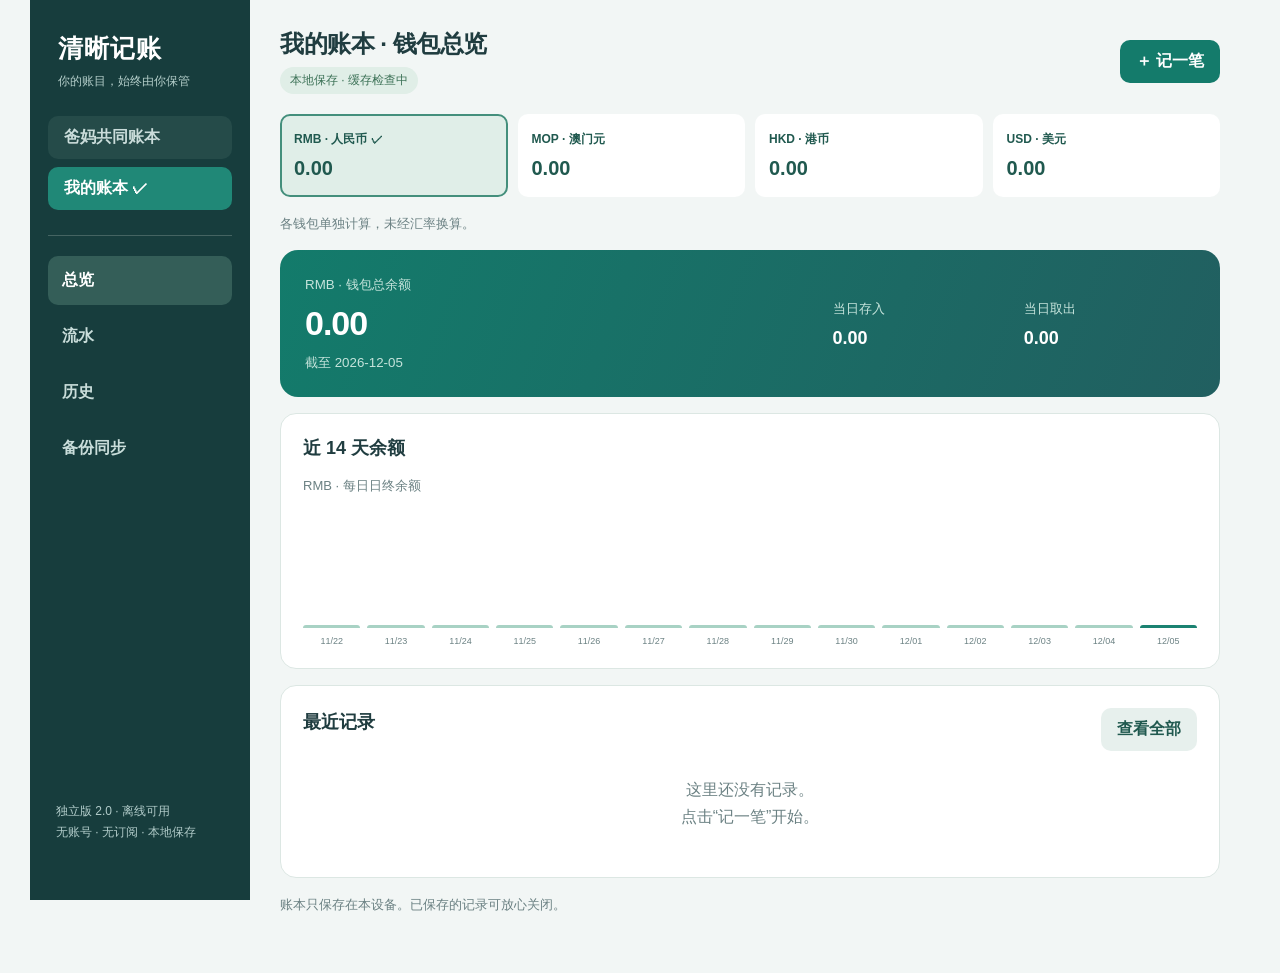
<file: index.html>
<!doctype html><html lang="zh-CN"><head><meta charset="utf-8"><meta name="viewport" content="width=device-width,initial-scale=1,viewport-fit=cover"><meta name="theme-color" content="#126d61"><meta name="apple-mobile-web-app-capable" content="yes"><meta name="apple-mobile-web-app-status-bar-style" content="default"><meta name="apple-mobile-web-app-title" content="清晰记账"><meta name="description" content="离线双账本，设备本地保存，完整备份与手动同步。"><link rel="manifest" href="./manifest.webmanifest"><link rel="apple-touch-icon" href="./icon-192.png"><link rel="icon" href="./icon.svg" type="image/svg+xml"><link rel="stylesheet" href="./style.css"><title>清晰记账 · 独立版</title><script src="./core.js" defer></script><script src="./app.js" defer></script></head><body><div id="app"><div class="loading">清晰记账<br><small>正在打开本地账本…</small></div></div><div id="toast" role="status" aria-live="polite"></div><dialog id="modal"></dialog><input id="file" type="file" accept=".json,application/json" hidden><noscript>本软件需要浏览器启用 JavaScript。全部脚本随程序提供，不依赖网络。</noscript></body></html>
</file>
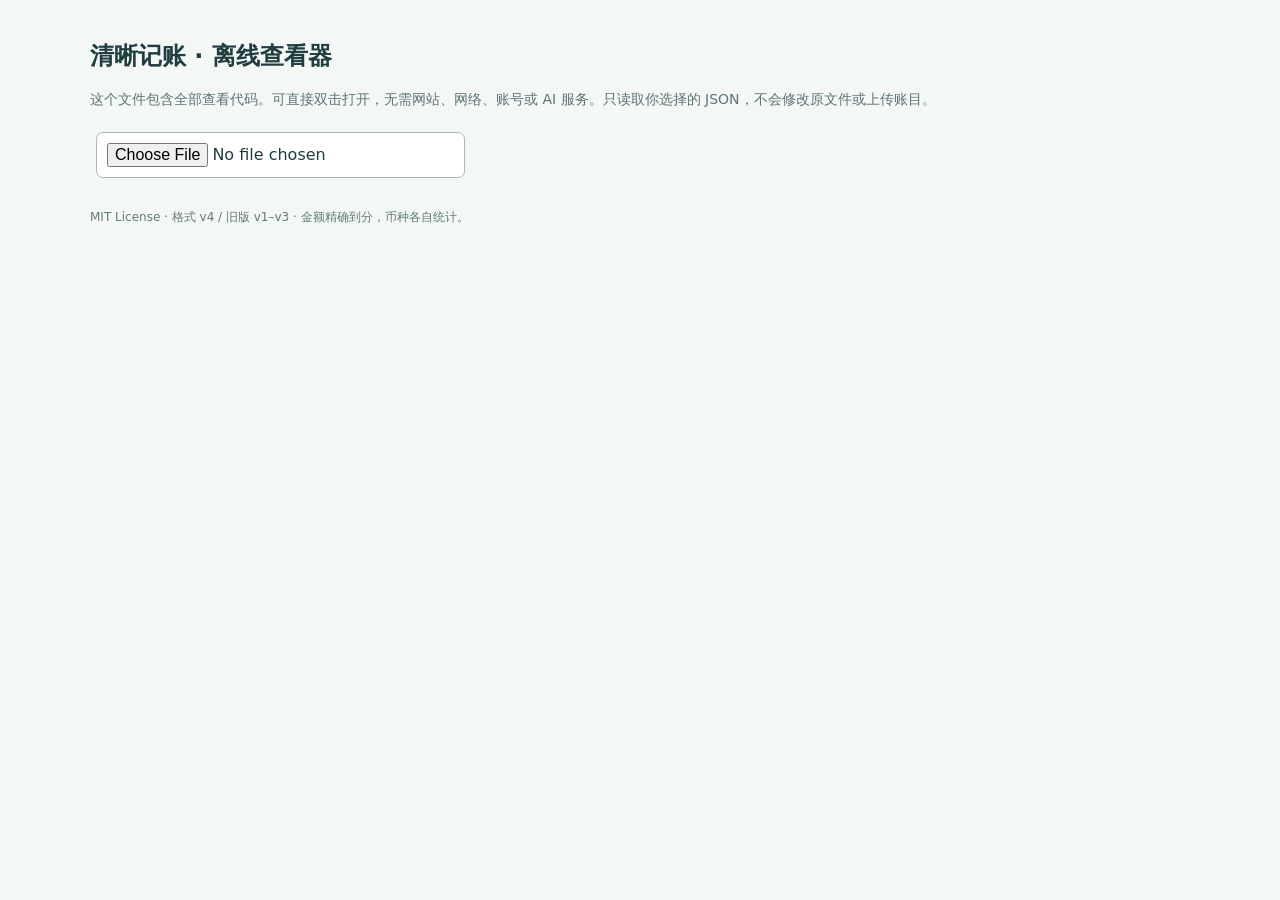
<file: offline-reader.html>
<!doctype html><html lang="zh-CN"><meta charset="utf-8"><meta name="viewport" content="width=device-width,initial-scale=1"><title>清晰记账 · 永久离线查看器</title><style>body{font:16px system-ui,sans-serif;color:#203d40;background:#f3f7f5;margin:0;padding:24px;max-width:1100px;margin:auto}h1{font-size:24px}input,select,button{font:inherit;padding:10px;margin:6px;border:1px solid #a4beb5;border-radius:7px;background:white}table{border-collapse:collapse;width:100%;background:white;font-size:14px}td,th{padding:10px;border:1px solid #dce7e3;text-align:left;white-space:pre-wrap;overflow-wrap:anywhere}.scroll{overflow:auto}.totals{background:#dbece3;padding:15px;margin:15px 0;border-radius:10px}#error{color:#a33;white-space:pre-wrap}.note{font-size:14px;line-height:1.7;color:#5d7475}footer{margin-top:25px;font-size:12px;color:#637c70}</style><h1>清晰记账 · 离线查看器</h1><p class="note">这个文件包含全部查看代码。可直接双击打开，无需网站、网络、账号或 AI 服务。只读取你选择的 JSON，不会修改原文件或上传账目。</p><input id="pick" type="file" accept=".json,application/json"><div id="error"></div><div id="body"></div><footer>MIT License · 格式 v4 / 旧版 v1–v3 · 金额精确到分，币种各自统计。</footer><script>/* Clear Ledger 2.0 - MIT licensed, no dependencies. Amounts are integer cents. */
(function(root){'use strict';
 const FORMAT='clear-ledger', VERSION=4, LIMIT=999999999999, MAXTOTAL=9000000000000000;
 const clone=x=>JSON.parse(JSON.stringify(x));
 const canonical=x=>x===null?'null':Array.isArray(x)?'['+x.map(canonical).join(',')+']':typeof x==='object'?'{'+Object.keys(x).sort().map(k=>JSON.stringify(k)+':'+canonical(x[k])).join(',')+'}':JSON.stringify(x);
 const uuid=()=>crypto.randomUUID?crypto.randomUUID():Array.from(crypto.getRandomValues(new Uint8Array(16)),v=>v.toString(16).padStart(2,'0')).join('');
 const today=()=>new Intl.DateTimeFormat('sv-SE',{timeZone:'Asia/Shanghai',year:'numeric',month:'2-digit',day:'2-digit'}).format(new Date());
 const currencies=a=>a==='mine'?['CNY','MOP','HKD','USD']:['CNY','MOP','HKD'];
 const names={CNY:'人民币',MOP:'澳门元',HKD:'港币',USD:'美元'},accountName=a=>a==='mine'?'我的账本':'爸妈共同账本';
 const code=c=>c==='CNY'?'RMB':c;
 function assert(ok,msg){if(!ok)throw Error(msg);}
 function money(c){return (c===0?0:c/100).toLocaleString('zh-CN',{minimumFractionDigits:2,maximumFractionDigits:2});}
 function amount(s){assert(/^\d{1,10}(\.\d{1,2})?$/.test(String(s).trim()),'金额最多两位小数，请输入正数。');let [a,b='']=String(s).trim().split('.');let n=Number(a)*100+Number((b+'00').slice(0,2));assert(n>0&&n<=LIMIT,'金额超出允许范围。');return n;}
 function dateValid(s){return typeof s==='string'&&/^\d{4}-\d{2}-\d{2}$/.test(s)&&s>='1900-01-01'&&s<=today()&&!isNaN(Date.parse(s))&&new Date(s).toISOString().slice(0,10)===s;}
 function key(o){return o.account+'|'+o.entity+'|'+o.recordId;}
 const seed=()=>({id:'seed-mine-self-v1',account:'mine',entity:'person',recordId:'self',parents:[],deleted:false,value:{name:'我'},at:'2000-01-01T00:00:00.000Z',device:'初始账户'});
 function empty(){return {format:FORMAT,version:VERSION,ledgerId:uuid(),ops:[seed()]};}
 function validateValue(o){
  assert(['parents','mine'].includes(o.account)&&['entry','person'].includes(o.entity),'账本或记录类型无效。');
  assert(typeof o.recordId==='string'&&o.recordId.length>0&&o.recordId.length<=160,'记录编号无效。');
  assert(typeof o.deleted==='boolean','删除标记无效。');
  if(o.deleted){assert(o.value===null,'删除记录不能包含活动内容。');return;}
  const v=o.value;assert(v&&typeof v==='object'&&!Array.isArray(v),'记录内容无效。');
  if(o.entity==='person'){assert(Object.keys(v).length===1&&typeof v.name==='string'&&v.name.trim()===v.name&&v.name.length>0&&v.name.length<=40,'姓名为空或过长。');}
  else{assert(Object.keys(v).sort().join(',')==='cents,currency,date,personId,reason','存取记录字段不完整。');assert(currencies(o.account).includes(v.currency),'不支持的币种。');assert(Number.isSafeInteger(v.cents)&&v.cents!==0&&Math.abs(v.cents)<=LIMIT,'金额无效或超出范围。');assert(dateValid(v.date),'记账日期无效或晚于今天。');assert(typeof v.personId==='string'&&v.personId.length<=160,'存入者编号无效。');assert(typeof v.reason==='string'&&v.reason.trim().length>0&&v.reason.length<=300,'请填写事由（最多 300 字）。');}
 }
 function inspect(doc){
  assert(doc&&doc.format===FORMAT&&doc.version===VERSION,'不支持的账本格式或版本。');assert(typeof doc.ledgerId==='string'&&doc.ledgerId.length>0&&doc.ledgerId.length<=160,'账本身份无效。');assert(Array.isArray(doc.ops)&&doc.ops.length<=200000,'数据过大或记录列表无效。');
  const map=new Map(),groups=new Map();
  for(const o of doc.ops){assert(o&&typeof o.id==='string'&&o.id.length>0&&o.id.length<=200&&!map.has(o.id),'重复或无效的修订编号。');assert(Object.keys(o).sort().join(',')==='account,at,deleted,device,entity,id,parents,recordId,value','修订字段不完整。');assert(Array.isArray(o.parents)&&o.parents.length<=100&&new Set(o.parents).size===o.parents.length,'修订来源无效。');assert(typeof o.at==='string'&&!isNaN(Date.parse(o.at))&&typeof o.device==='string'&&o.device.length<=100,'修订时间或设备信息无效。');validateValue(o);map.set(o.id,o);if(!groups.has(key(o)))groups.set(key(o),[]);groups.get(key(o)).push(o);}
  const used=new Set(),children=new Map(),degree=new Map();
  for(const o of doc.ops){degree.set(o.id,o.parents.length);for(const p of o.parents){assert(typeof p==='string'&&map.has(p)&&key(map.get(p))===key(o)&&p!==o.id,'缺少来源修订，或来源属于其他记录。');used.add(p);if(!children.has(p))children.set(p,[]);children.get(p).push(o.id);}}
  const queue=doc.ops.filter(o=>!o.parents.length).map(o=>o.id);let count=0;
  for(let i=0;i<queue.length;i++){count++;for(const c of children.get(queue[i])||[]){degree.set(c,degree.get(c)-1);if(degree.get(c)===0)queue.push(c);}}
  assert(count===doc.ops.length,'修订历史存在循环。');
  const heads=new Map(),conflicts=[];
  for(const [k,ops] of groups){const h=ops.filter(o=>!used.has(o.id));assert(h.length>0,'记录没有有效版本。');heads.set(k,h);if(h.length>1)conflicts.push({key:k,heads:h});}
  return {map,heads,conflicts};
 }
 function materialize(doc){const info=inspect(doc),books={parents:{people:[],entries:[]},mine:{people:[],entries:[]}};for(const heads of info.heads.values()){if(heads.length!==1||heads[0].deleted)continue;const o=heads[0];books[o.account][o.entity==='person'?'people':'entries'].push({id:o.recordId,...clone(o.value)});}return {books,conflicts:info.conflicts};}
 function validate(doc){const out=materialize(doc);assert(!out.conflicts.length,'存在未解决的同步冲突。');for(const a of ['parents','mine']){const b=out.books[a],people=new Set(b.people.map(p=>p.id));assert(new Set(b.people.map(p=>p.name.toLowerCase())).size===b.people.length,'存入者姓名重复，请先修正。');assert(a!=='mine'||b.people.length===1&&people.has('self'),'我的账本必须保留本人账户。');const sums=new Map();for(const e of b.entries){assert(people.has(e.personId),'记录引用的存入者不存在。');const k=e.personId+'|'+e.currency;if(!sums.has(k))sums.set(k,new Map());const days=sums.get(k);const n=(days.get(e.date)||0)+e.cents;assert(Number.isSafeInteger(n)&&Math.abs(n)<MAXTOTAL,'累计金额过大。');days.set(e.date,n);}for(const [k,days] of sums){let n=0;for(const [d,v] of [...days].sort((a,b)=>a[0].localeCompare(b[0]))){n+=v;assert(Number.isSafeInteger(n)&&Math.abs(n)<MAXTOTAL,'累计金额过大。');assert(n>=0,accountName(a)+'：'+k.split('|')[1]+' 在 '+d+' 的个人日终余额不足。');}}for(const c of currencies(a)){let total=b.entries.filter(e=>e.currency===c).reduce((n,e)=>n+Math.max(0,e.cents),0);assert(Number.isSafeInteger(total)&&total<MAXTOTAL,'币种总金额过大。');}}return out;}
 function change(doc,account,entity,recordId,value,device='本机'){const d=clone(doc),i=inspect(d),k=account+'|'+entity+'|'+recordId;d.ops.push({id:uuid(),account,entity,recordId,parents:(i.heads.get(k)||[]).map(o=>o.id).sort(),deleted:value===null,value:clone(value),at:new Date().toISOString(),device});validate(d);return d;}
 function resolve(doc,k,choice,device='本机'){const d=clone(doc),h=inspect(d).heads.get(k);assert(h&&h.length>1,'冲突已不存在。');const pick=h.find(o=>o.id===choice);assert(pick,'请选择一个版本。');d.ops.push({...clone(pick),id:uuid(),parents:h.map(o=>o.id).sort(),at:new Date().toISOString(),device});inspect(d);return d;}
 function isBlank(d){return d.ops.every(o=>o.id==='seed-mine-self-v1');}
 function merge(local,remote){inspect(local);inspect(remote);const d=clone(local);if(d.ledgerId!==remote.ledgerId){assert(isBlank(local),'这是不同来源的账本。请先备份当前账本，再用“完整恢复”迁移；首次同步须先导入电脑的备份。');d.ledgerId=remote.ledgerId;}
  const map=new Map(d.ops.map(o=>[o.id,o]));let added=0;
  for(const o of remote.ops){if(map.has(o.id))assert(canonical(map.get(o.id))===canonical(o),'相同修订编号对应不同内容，文件可能损坏；已停止导入。');else{d.ops.push(clone(o));map.set(o.id,o);added++;}}
  const info=inspect(d);return {doc:d,added,conflicts:info.conflicts};
 }
 async function sha(s){const bytes=new TextEncoder().encode(s),hash=await crypto.subtle.digest('SHA-256',bytes);return Array.from(new Uint8Array(hash),x=>x.toString(16).padStart(2,'0')).join('');}
 function clean(d){return {format:FORMAT,version:VERSION,ledgerId:d.ledgerId,ops:clone(d.ops)};}
 async function exportFile(d){validate(d);const data=clean(d);return JSON.stringify({...data,exportedAt:new Date().toISOString(),checksum:await sha(canonical(data))},null,2);}
 async function parseFile(text){assert(typeof text==='string'&&text.length<60000000,'文件过大。');let d;try{d=JSON.parse(text);}catch{throw Error('文件不是有效 JSON。');}assert(d&&d.format===FORMAT,'请选择独立版导出的完整 JSON 文件；旧版账本请使用“导入旧账本”。');assert(typeof d.checksum==='string'&&d.checksum===await sha(canonical(clean(d))),'备份校验失败，文件不完整或被修改。');const c=clean(d);validate(c);return c;}
 async function migrateLegacy(books){const d=empty();for(const b of books){assert(b&&[1,2,3].includes(b.Version)&&Array.isArray(b.People)&&Array.isArray(b.Entries),'旧账本格式无效。');const a=b.Version<3?'parents':b.AccountId;assert(['parents','mine'].includes(a),'旧账本类型无效。');
  for(const p of b.People){if(a==='mine'&&p.Id==='self'&&p.Name==='我')continue;const o={account:a,entity:'person',recordId:p.Id,value:{name:p.Name},deleted:false,parents:a==='mine'&&p.Id==='self'?['seed-mine-self-v1']:[],at:'2000-01-01T00:00:00.000Z',device:'旧版迁移'};o.id='legacy-'+await sha(canonical(o));d.ops.push(o);}
  for(const e of b.Entries){const o={account:a,entity:'entry',recordId:e.Id,value:{personId:e.PersonId,currency:e.Currency||'CNY',date:e.Date,cents:e.Cents,reason:e.Reason},deleted:false,parents:[],at:'2000-01-01T00:00:00.000Z',device:'旧版迁移'};o.id='legacy-'+await sha(canonical(o));d.ops.push(o);}}
  validate(d);return d;
 }
 function balance(book,currency,date=today(),personId=null){return book.entries.filter(e=>e.currency===currency&&e.date<=date&&(!personId||e.personId===personId)).reduce((s,e)=>s+e.cents,0);}
 function possibleDuplicates(doc){const b=materialize(doc).books,seen=new Set();let n=0;for(const a of ['parents','mine'])for(const e of b[a].entries){const k=a+canonical({personId:e.personId,currency:e.currency,date:e.date,cents:e.cents,reason:e.reason});if(seen.has(k))n++;seen.add(k);}return n;}
 root.LedgerCore={FORMAT,VERSION,clone,canonical,uuid,today,currencies,names,code,accountName,money,amount,empty,inspect,materialize,validate,change,resolve,merge,sha,exportFile,parseFile,migrateLegacy,balance,isBlank,possibleDuplicates};
 if(typeof module!=='undefined')module.exports=root.LedgerCore;
})(typeof globalThis!=='undefined'?globalThis:this);
</script><script>
const C=LedgerCore,E=s=>String(s??'').replace(/[&<>"']/g,c=>({'&':'&amp;','<':'&lt;','>':'&gt;','"':'&quot;',"'":'&#39;'}[c]));let loaded;
document.getElementById('pick').onchange=async e=>{try{let text=await e.target.files[0].text(),raw=JSON.parse(text);if(raw.doc){loaded=raw.doc;C.validate(loaded);}else if(raw.format==='clear-ledger'){if(raw.checksum)loaded=await C.parseFile(text);else{C.validate(raw);loaded=raw;}}else loaded=await C.migrateLegacy([raw]);show();document.getElementById('error').textContent='';}catch(err){document.getElementById('error').textContent=err.message;}};
function show(account='mine',currency='CNY',date=C.today()) {let b=C.materialize(loaded).books[account],entries=b.entries.filter(e=>e.currency===currency&&e.date<=date).sort((a,b)=>b.date.localeCompare(a.date));document.getElementById('body').innerHTML='<select id="account">'+['mine','parents'].map(a=>'<option value="'+a+'" '+(a===account?'selected':'')+'>'+C.accountName(a)+'</option>').join('')+'</select><select id="currency">'+C.currencies(account).map(c=>'<option value="'+c+'" '+(c===currency?'selected':'')+'>'+C.code(c)+' '+C.names[c]+'</option>').join('')+'</select><input id="date" type="date" value="'+date+'"><div class="totals">截至 '+date+' · '+C.code(currency)+' '+C.money(C.balance(b,currency,date))+' · 共 '+entries.length+' 笔</div><div class="scroll"><table><thead><tr><th>日期</th><th>存入者</th><th>币种</th><th>存入 / 取出</th><th>事由</th></tr></thead><tbody>'+entries.map(e=>'<tr><td>'+e.date+'</td><td>'+E(b.people.find(p=>p.id===e.personId)?.name)+'</td><td>'+e.currency+'</td><td>'+C.money(e.cents)+'</td><td>'+E(e.reason)+'</td></tr>').join('')+'</tbody></table></div>';document.getElementById('account').onchange=e=>show(e.target.value,'CNY',date);document.getElementById('currency').onchange=e=>show(account,e.target.value,date);document.getElementById('date').onchange=e=>show(account,currency,e.target.value||C.today());}
</script></html>
</file>
<file: style.css>
:root{font-family:-apple-system,BlinkMacSystemFont,"Segoe UI","Microsoft YaHei",sans-serif;color:#203d40;background:#f2f6f5;--green:#147b6b;--muted:#6b8183;--border:#dce7e3}*{box-sizing:border-box}body{margin:0}button,input,select,textarea{font:inherit}button{cursor:pointer;border:0;border-radius:10px;padding:11px 16px;background:#e7f0ed;color:#20594f;font-weight:600;touch-action:manipulation}button:hover{filter:brightness(.96)}button:disabled{opacity:.5;cursor:wait}button.primary{background:var(--green);color:white}button.danger{background:#fff0ed;color:#a43c32}button.ghost{background:transparent;border:1px solid var(--border)}button:focus-visible,input:focus-visible,select:focus-visible,textarea:focus-visible{outline:3px solid #86beb0;outline-offset:2px}.shell{max-width:1220px;margin:auto;display:grid;grid-template-columns:220px 1fr;min-height:100vh}.sidebar{background:#173d3d;color:#fff;padding:32px 18px;position:sticky;top:0;height:100vh;display:flex;flex-direction:column}.brand{font-size:25px;font-weight:750;letter-spacing:1px;padding:0 10px}.tagline{color:#b4ceca;font-size:12px;padding:8px 10px 26px}.accounts{display:grid;gap:8px}.accounts button{background:#254b49;color:#cadcda;text-align:left}.accounts button.active{background:#208877;color:white}.nav{display:grid;gap:7px;margin-top:25px;padding-top:20px;border-top:1px solid #456462}.nav button{background:transparent;color:#c9ddda;text-align:left;padding:14px}.nav button.active{background:#345e58;color:white}.sidefoot{margin-top:auto;font-size:12px;color:#b2ccca;padding:24px 8px;line-height:1.8}main{padding:28px 30px 48px;min-width:0}.top{display:flex;align-items:center;justify-content:space-between;gap:12px;margin-bottom:20px}h1{font-size:24px;margin:0 0 7px;letter-spacing:-.5px}h2{font-size:18px;margin:0 0 15px}h3{font-size:15px;margin:12px 0}p{line-height:1.65;margin:9px 0}.muted,small{color:var(--muted)}.muted{font-size:13px}.status{display:inline-block;border-radius:20px;padding:5px 10px;background:#e0eee7;color:#3b7156;font-size:12px}.wallets{display:grid;grid-template-columns:repeat(var(--wallets,4),1fr);gap:10px;margin:16px 0}.wallet{background:white;text-align:left;padding:15px 12px;border:2px solid transparent;min-width:0}.wallet.active{background:#e0eee8;border-color:#448f7c}.wallet .label{font-size:12px;display:block;margin-bottom:9px}.wallet .number{font-size:20px;white-space:nowrap;font-variant-numeric:tabular-nums}.hero{background:linear-gradient(110deg,#137b6b,#215f60);border-radius:18px;color:#fff;padding:25px;margin:16px 0;display:grid;grid-template-columns:1.4fr 1fr;gap:20px}.hero small{color:#c6e4dc}.balance{font-size:34px;font-weight:750;margin:10px 0;letter-spacing:-1px;font-variant-numeric:tabular-nums}.daily{display:grid;grid-template-columns:1fr 1fr;gap:20px;align-self:center}.daily strong{display:block;font-size:18px;margin-top:10px}.card{background:#fff;border:1px solid var(--border);border-radius:16px;padding:22px;margin:16px 0}.row{display:flex;align-items:center;justify-content:space-between;gap:12px}.actions{display:flex;flex-wrap:wrap;gap:9px;margin:15px 0}.sharebar{display:flex;height:12px;border-radius:9px;overflow:hidden;background:#e9f0ed;margin:18px 0}.person{padding:9px 0;display:grid;grid-template-columns:1fr auto 70px;gap:16px}.person strong{text-align:right}.empty{padding:25px 0;text-align:center;color:var(--muted);line-height:1.7}.records{display:grid}.record{border-top:1px solid #edf1ee;padding:15px 0;display:grid;grid-template-columns:1fr auto;gap:10px}.record:first-child{border:0}.record .reason{overflow-wrap:anywhere;white-space:pre-wrap;font-weight:550}.record .detail{font-size:12px;color:var(--muted);margin-top:6px}.record .money{font-weight:700;font-variant-numeric:tabular-nums;text-align:right;color:#147b6b}.record .money.out{color:#b06c42}.record .mini{padding:6px 9px;font-size:12px;margin-top:8px}.filters{display:grid;grid-template-columns:1fr 1fr;gap:12px}.filters .wide{grid-column:1/-1}label{display:grid;gap:7px;font-size:13px;color:#507071;margin-bottom:14px}input,select,textarea{width:100%;padding:11px;border:1px solid #bdcfca;border-radius:9px;background:white;color:#203d40;min-height:44px;font-size:16px}textarea{min-height:85px;resize:vertical}.trend{height:140px;display:flex;align-items:flex-end;gap:7px;padding-top:20px}.trend-day{flex:1;text-align:center;min-width:0}.trend-col{background:#a8d2c4;min-height:3px;border-radius:4px 4px 0 0}.trend-day:last-child .trend-col{background:#1b8271}.trend-day small{font-size:9px;display:block;padding-top:8px}.notice{background:#f5f0e1;border:1px solid #e6d8b9;color:#796437;border-radius:10px;padding:13px;font-size:13px;line-height:1.7;margin:12px 0}.error{background:#fff0ed;color:#9d3d32;border:1px solid #edcac2;border-radius:10px;padding:12px;margin:10px 0;white-space:pre-wrap;overflow-wrap:anywhere}dialog{border:0;border-radius:18px;box-shadow:0 20px 70px #173d3d40;padding:24px;width:min(560px,94vw);max-height:90dvh;overflow:auto;color:#203d40}dialog::backdrop{background:#15393280}dialog h2{margin-bottom:7px}dialog .actions{justify-content:flex-end}fieldset{border:1px solid var(--border);border-radius:12px;margin:15px 0;padding:14px;min-width:0}.option{display:flex;align-items:start;gap:10px;cursor:pointer;padding:10px;border-radius:8px;background:#f4f7f5;overflow-wrap:anywhere}.option input{width:20px;min-height:20px;flex-shrink:0}.option .choice-text{white-space:pre-wrap;color:#304d4e;font-size:13px}.full{width:100%}.loading{padding:20vh 10vw;text-align:center;font-size:28px}.fatal{max-width:700px;margin:10vh auto;padding:30px}#toast{display:none;position:fixed;bottom:85px;left:50%;transform:translateX(-50%);background:#173d3d;color:white;border-radius:12px;padding:13px 20px;box-shadow:0 4px 20px #0002;z-index:50;max-width:90vw}.checklist{padding-left:20px;font-size:14px;line-height:1.9}a{color:#147b6b}details summary{cursor:pointer;padding:10px 0;font-weight:600}pre{white-space:pre-wrap;word-break:break-word}.backup-item{padding:12px 0;border-top:1px solid var(--border);font-size:13px}hr{border:0;border-top:1px solid var(--border);margin:20px 0}
@media(max-width:760px){.shell{display:block}.sidebar{position:static;height:auto;padding:calc(12px + env(safe-area-inset-top)) 16px 12px;background:#173d3d;display:block}.brand{font-size:21px;padding:0}.tagline{display:none}.accounts{grid-template-columns:1fr 1fr;gap:8px;margin-top:14px}.accounts button{text-align:center;font-size:14px;padding:12px 8px}.nav{position:fixed;bottom:0;left:0;right:0;z-index:20;background:#fffefb;border-top:1px solid #d5e1da;display:grid;grid-template-columns:repeat(4,1fr);gap:4px;padding:7px 7px calc(8px + env(safe-area-inset-bottom));margin:0}.nav button{color:#6b8183;text-align:center;padding:12px 3px;font-size:13px}.nav button.active{background:#e3f0e8;color:#146f5f}.sidefoot{display:none}main{padding:20px 15px calc(90px + env(safe-area-inset-bottom))}h1{font-size:21px}.top{align-items:start}.top .primary{padding:11px 13px;white-space:nowrap}.wallets{grid-template-columns:repeat(2,1fr);gap:8px}.wallet{padding:13px 15px}.wallet .number{font-size:22px}.hero{padding:22px;grid-template-columns:1fr;gap:12px}.balance{font-size:34px}.daily{padding-top:15px;border-top:1px solid #ffffff30}.daily strong{font-size:20px}.card{padding:18px}.person{grid-template-columns:1fr auto 63px;gap:8px;font-size:13px}.actions button{flex:1}dialog{padding:22px 18px}.trend{gap:4px}.trend-day small{font-size:8px}}
</file>
